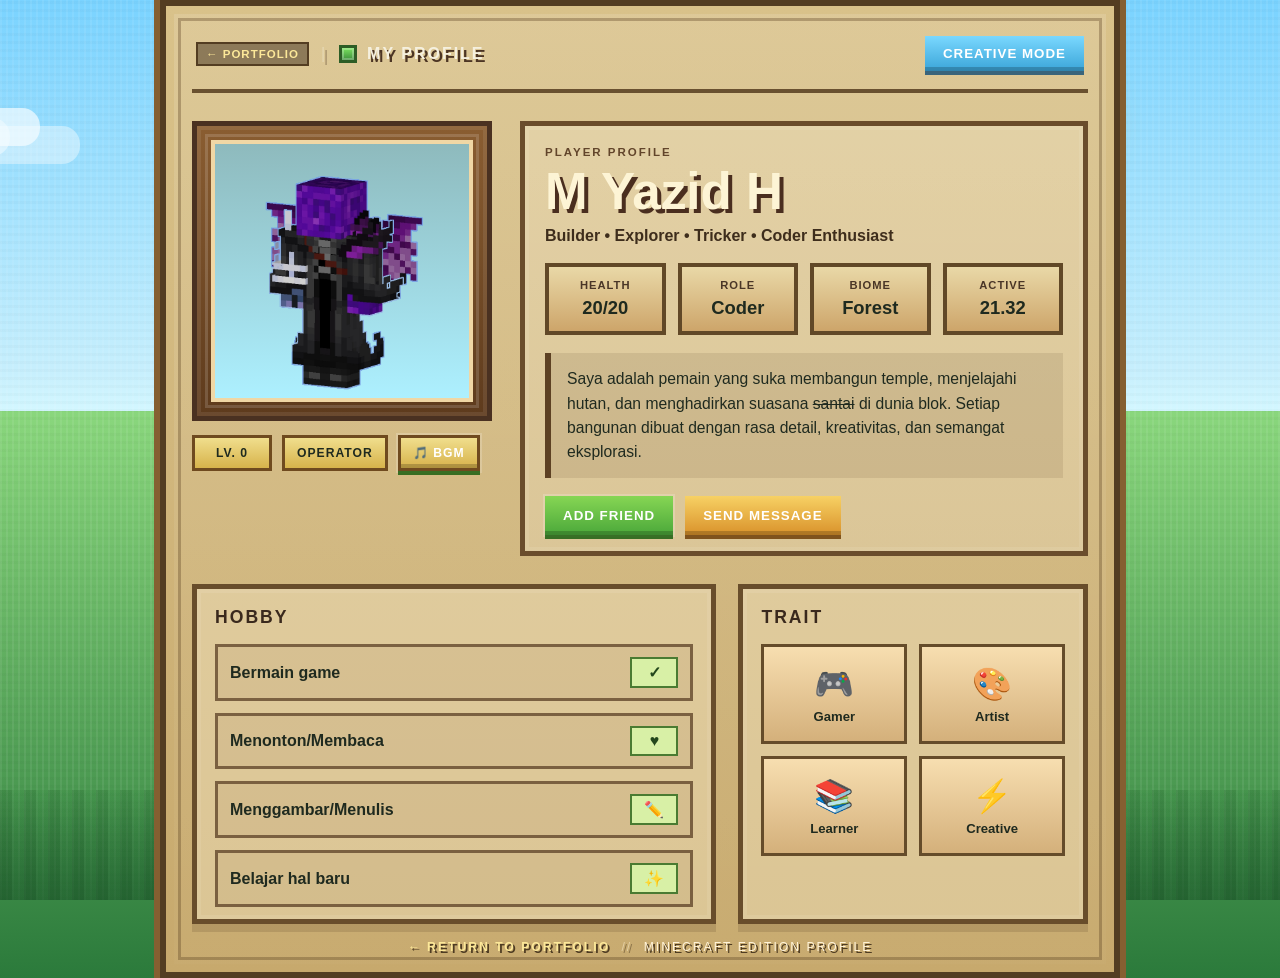
<file: project/Ujian B2/profil.html>
<!doctype html>
<html lang="id">
  <head>
    <meta charset="UTF-8" />
    <meta name="viewport" content="width=device-width, initial-scale=1.0" />
    <title>Profil Saya | Minecraft Edition - M Yazid H</title>
    <meta
      name="description"
      content="Profil Saya - Minecraft Edition game profile card for M Yazid H, builder and coder enthusiast."
    />
    <link rel="stylesheet" href="style.css" />
  </head>
  <body>
    <div class="minecraft-scene" aria-hidden="true">
      <div class="sun"></div>
      <div class="cloud cloud-1"></div>
      <div class="cloud cloud-2"></div>
      <img
        src="Media/asset/skeletonshoot.gif"
        alt="skeleton"
        class="skeleton-animation"
      />
    </div>

    <main class="profile-shell">
      <header class="topbar">
        <div class="brand">
          <a
            href="../../index.html"
            class="back-btn"
            title="Kembali ke Portofolio Utama"
          >
            ← PORTFOLIO
          </a>
          <span class="brand-sep">|</span>
          <span class="brand-mark"></span>
          <span>My Profile</span>
        </div>

        <button
          id="modeToggle"
          class="mode-toggle"
          type="button"
          aria-label="Toggle Game Mode"
        >
          Creative Mode
        </button>
      </header>

      <section class="hero">
        <div class="avatar-panel">
          <div class="avatar-frame">
            <img src="Media/Character.png" alt="Avatar karakter Minecraft" />
          </div>

          <div class="status-badges">
            <span>Lv. 0</span>
            <span>Operator</span>
            <button
              id="lulu"
              class="action-btn lulu-btn"
              type="button"
              title="Play / Pause BGM"
            >
              🎵 BGM
            </button>
          </div>
        </div>

        <div class="player-card">
          <p class="player-tag">Player Profile</p>
          <h1>M Yazid H</h1>
          <p class="subtitle">
            Builder • Explorer • Tricker • Coder Enthusiast
          </p>

          <div class="stats">
            <div class="stat-box">
              <strong>Health</strong>
              <span>20/20</span>
            </div>
            <div class="stat-box">
              <strong>Role</strong>
              <span>Coder</span>
            </div>
            <div class="stat-box">
              <strong>Biome</strong>
              <span>Forest</span>
            </div>
            <div class="stat-box">
              <strong>Active</strong>
              <span id="serverTime">--:--</span>
            </div>
          </div>

          <p class="bio">
            Saya adalah pemain yang suka membangun temple, menjelajahi hutan,
            dan menghadirkan suasana <del>santai</del> di dunia blok. Setiap
            bangunan dibuat dengan rasa detail, kreativitas, dan semangat
            eksplorasi.
          </p>

          <div class="action-row">
            <button id="addFriendBtn" class="action-btn" type="button">
              Add Friend
            </button>
            <button
              id="sendMessageBtn"
              class="action-btn secondary"
              type="button"
            >
              Send Message
            </button>
          </div>
        </div>
      </section>

      <div
        id="friendModal"
        class="friend-modal hidden"
        aria-hidden="true"
        role="dialog"
        aria-modal="true"
        aria-labelledby="modalTitle"
      >
        <div class="friend-modal__card">
          <button
            class="friend-modal__close"
            type="button"
            aria-label="Tutup modal"
          >
            ×
          </button>
          <h3 id="modalTitle">Friend Request</h3>
          <a
            href="https://launch.minecraft.net/profile/CYBERMYH"
            target="_blank"
            rel="noopener noreferrer"
            class="friend-modal__link"
            title="Buka profil Minecraft CYBERMYH"
          >
            <div class="friend-modal__frame">
              <img src="Media/xxz.jpeg" alt="Foto profil CyberMYH" />
            </div>
          </a>
          <p>CyberMYH.</p>
        </div>
      </div>

      <section class="inventory-grid">
        <div class="panel">
          <h2>Hobby</h2>
          <ul class="quest-list">
            <li><span>Bermain game</span><span>✓</span></li>
            <li><span>Menonton/Membaca</span><span>♥</span></li>
            <li><span>Menggambar/Menulis</span><span>✏️</span></li>
            <li><span>Belajar hal baru</span><span>✨</span></li>
          </ul>
        </div>

        <div class="panel">
          <h2>Trait</h2>
          <div class="achievement-list">
            <div class="achievement"><span class="emoji">🎮</span>Gamer</div>
            <div class="achievement"><span class="emoji">🎨</span>Artist</div>
            <div class="achievement"><span class="emoji">📚</span>Learner</div>
            <div class="achievement"><span class="emoji">⚡</span>Creative</div>
          </div>
        </div>
      </section>

      <div class="footer">
        <a href="../../index.html" class="footer-link">← Return to Portfolio</a>
        <span class="footer-sep">//</span>
        <span>Minecraft Edition Profile</span>
      </div>
    </main>

    <script src="script.js" defer></script>
  </body>
</html>
</file>
<file: project/Ujian B2/style.css>
:root {
  --grass-dark: #2b7a3b;
  --grass-mid: #4ca96f;
  --grass-light: #8ad77d;
  --stone-dark: #7a5a40;
  --stone-mid: #9f7a52;
  --stone-light: #d7c19c;
  --panel: #d9c28a;
  --panel-dark: #b8925a;
  --ink: #1f2a1f;
  --gold: #f3d56c;
  --sky-top: #7ad3ff;
  --sky-mid: #c7effd;
  --shadow: rgba(17, 17, 17, 0.25);
}

* {
  box-sizing: border-box;
}

html,
body {
  margin: 0;
  min-height: 100%;
  font-family: "Trebuchet MS", "Segoe UI", sans-serif;
}

body {
  min-height: 100vh;
  display: flex;
  align-items: center;
  justify-content: center;
  background: linear-gradient(
    to bottom,
    var(--sky-top) 0%,
    var(--sky-mid) 38%,
    #d3f7ff 42%,
    #8ad77d 42%,
    var(--grass-dark) 100%
  );
  overflow-x: hidden;
  color: var(--ink);
}

body::after {
  content: "";
  position: fixed;
  left: 0;
  right: 0;
  bottom: 0;
  height: 110px;
  background:
    repeating-linear-gradient(
      90deg,
      rgba(30, 90, 39, 0.22) 0,
      rgba(30, 90, 39, 0.22) 12px,
      rgba(52, 132, 62, 0.18) 12px,
      rgba(52, 132, 62, 0.18) 24px
    ),
    linear-gradient(180deg, rgba(17, 58, 30, 0) 0%, rgba(28, 83, 42, 0.65) 100%);
  pointer-events: none;
  z-index: 0;
}

body::before {
  content: "";
  position: fixed;
  inset: 0;
  background-image:
    repeating-linear-gradient(
      90deg,
      rgba(255, 255, 255, 0.07) 0,
      rgba(255, 255, 255, 0.07) 2px,
      transparent 2px,
      transparent 6px
    ),
    repeating-linear-gradient(
      0deg,
      rgba(12, 32, 19, 0.02) 0,
      rgba(12, 32, 19, 0.02) 3px,
      transparent 3px,
      transparent 8px
    );
  pointer-events: none;
}

.minecraft-scene {
  position: fixed;
  inset: 0;
  pointer-events: none;
  overflow: hidden;
}

.sun {
  position: absolute;
  right: 14%;
  top: 7%;
  width: 118px;
  height: 118px;
  border-radius: 50%;
  background: radial-gradient(
    circle at 35% 35%,
    #fffad5 0%,
    #fde478 35%,
    #f9c91c 70%,
    #e6a300 100%
  );
  box-shadow: 0 0 35px rgba(255, 214, 86, 0.8);
}

.cloud {
  position: absolute;
  background: rgba(255, 255, 255, 0.88);
  border-radius: 18px;
  box-shadow:
    20px 10px 0 rgba(255, 255, 255, 0.5),
    50px 0 0 rgba(255, 255, 255, 0.7),
    90px 18px 0 rgba(255, 255, 255, 0.45);
  opacity: 0.9;
  animation: drift 50s linear infinite;
}

.cloud::before,
.cloud::after {
  content: "";
  position: absolute;
  background: inherit;
  border-radius: inherit;
}

.cloud-1 {
  width: 140px;
  height: 38px;
  top: 12%;
  left: -150px;
}

.cloud-2 {
  width: 180px;
  height: 44px;
  top: 18%;
  left: 200px;
  animation-delay: -20s;
}

.skeleton-animation {
  position: absolute;
  width: 200px;
  height: auto;
  bottom: 15%;
  right: 8%;
  opacity: 0.75;
  z-index: 0;
  animation: floatingDrift 8s ease-in-out infinite;
}

@keyframes floatingDrift {
  0%,
  100% {
    transform: translateX(0);
  }
  50% {
    transform: translateX(20px);
  }
}

.profile-shell {
  position: relative;
  width: min(960px, 92vw);
  padding: 26px 26px 18px;
  background: linear-gradient(180deg, #d9c28a 0%, #c7a96d 100%);
  border: 6px solid #533d22;
  box-shadow:
    0 0 0 6px #855f31,
    0 18px 0 rgba(0, 0, 0, 0.18);
  z-index: 1;
}

.profile-shell::after {
  content: "";
  position: absolute;
  inset: 12px;
  border: 3px solid rgba(90, 64, 34, 0.35);
  pointer-events: none;
}

.profile-shell::before {
  content: "";
  position: absolute;
  inset: 8px;
  background: linear-gradient(
    180deg,
    rgba(255, 255, 255, 0.12) 0%,
    rgba(255, 255, 255, 0.02) 100%
  );
  pointer-events: none;
}

.profile-shell > * {
  position: relative;
  z-index: 1;
}

.topbar {
  display: flex;
  justify-content: space-between;
  align-items: center;
  padding: 4px 4px 18px;
  border-bottom: 4px solid rgba(77, 52, 23, 0.8);
}

.brand {
  display: inline-flex;
  align-items: center;
  gap: 10px;
  font-weight: 900;
  letter-spacing: 2px;
  text-transform: uppercase;
  color: #f5f0df;
  text-shadow: 3px 3px 0 #4c3524;
}

.back-btn {
  text-decoration: none;
  font-size: 0.72rem;
  letter-spacing: 1px;
  font-weight: 800;
  padding: 4px 8px;
  background: rgba(43, 27, 14, 0.45);
  border: 2px solid #533d22;
  color: #fce899;
  text-shadow: none;
  transition: background 0.15s ease, color 0.15s ease, transform 0.15s ease;
}

.back-btn:hover {
  background: #f7d164;
  color: #2b1b0e;
  transform: translateY(-1px);
}

.brand-sep {
  opacity: 0.4;
  font-weight: normal;
  margin: 0 2px;
}

.brand-mark {
  width: 18px;
  height: 18px;
  background: linear-gradient(180deg, #7be261 0%, #3d8f3b 100%);
  border: 3px solid #2d5d26;
  box-shadow: inset 0 0 0 2px rgba(255, 255, 255, 0.25);
}

.mode-toggle {
  border: none;
  background: linear-gradient(180deg, #7ad8ff 0%, #3ba5d8 100%);
  color: #fff;
  padding: 10px 18px;
  font-weight: 700;
  letter-spacing: 1px;
  text-transform: uppercase;
  box-shadow:
    inset 0 -4px 0 rgba(0, 0, 0, 0.2),
    0 4px 0 rgba(40, 90, 120, 0.9);
  cursor: pointer;
  transition: transform 0.12s ease;
}

.mode-toggle:active {
  transform: translateY(3px);
  box-shadow:
    inset 0 -2px 0 rgba(0, 0, 0, 0.2),
    0 1px 0 rgba(40, 90, 120, 0.9);
}

.hero {
  display: grid;
  grid-template-columns: minmax(220px, 300px) 1fr;
  gap: 28px;
  padding: 28px 0 18px;
}

.avatar-panel {
  display: flex;
  flex-direction: column;
  gap: 14px;
}

.avatar-frame {
  position: relative;
  padding: 14px;
  background: linear-gradient(180deg, #8a5d31 0%, #5e3b1d 100%);
  border: 5px solid #4a3121;
  box-shadow: inset 0 0 0 4px rgba(255, 255, 255, 0.08);
}

.avatar-frame::before {
  content: "";
  position: absolute;
  inset: 8px;
  border: 3px solid rgba(255, 255, 255, 0.15);
  pointer-events: none;
}

.avatar-frame img {
  display: block;
  width: 100%;
  height: 100%;
  max-height: 340px;
  aspect-ratio: 1;
  object-fit: contain;
  background: linear-gradient(180deg, #8ebabd 0%, #adf0ff 100%);
  border: 4px solid #f0d7a5;
  image-rendering: auto;
  padding: 6px;
}

.status-badges {
  display: flex;
  flex-wrap: wrap;
  gap: 10px;
}

.status-badges span,
.status-badges button {
  display: inline-flex;
  align-items: center;
  justify-content: center;
  min-width: 80px;
  padding: 8px 12px;
  background: linear-gradient(180deg, #f0de8d 0%, #d7b34b 100%);
  border: 3px solid #6f4a1f;
  font-size: 0.76rem;
  font-weight: 800;
  text-transform: uppercase;
  letter-spacing: 1px;
  cursor: pointer;
}

.status-badges button:hover {
  background: linear-gradient(180deg, #f5e5a5 0%, #e0c156 100%);
  box-shadow: 0 0 8px rgba(111, 74, 31, 0.3);
}

.status-badges button:active {
  transform: scale(0.98);
}

.player-card {
  background: rgba(255, 250, 235, 0.2);
  border: 5px solid #6a4d2c;
  padding: 20px 20px 16px;
  box-shadow: inset 0 0 0 4px rgba(255, 255, 255, 0.08);
}

.player-tag {
  margin: 0 0 8px;
  font-size: 0.72rem;
  font-weight: 800;
  letter-spacing: 2px;
  text-transform: uppercase;
  color: #62452b;
}

.player-card h1 {
  margin: 0;
  font-size: clamp(2.3rem, 4vw, 4rem);
  line-height: 1;
  color: #fdf4d5;
  text-shadow: 4px 4px 0 #4a2e1f;
}

.subtitle {
  margin: 10px 0 18px;
  font-size: 1rem;
  font-weight: 700;
  color: #3e2d1c;
}

.stats {
  display: grid;
  grid-template-columns: repeat(4, minmax(80px, 1fr));
  gap: 12px;
  margin-bottom: 18px;
}

.stat-box {
  padding: 12px 10px;
  text-align: center;
  background: linear-gradient(180deg, #e9d8a7 0%, #cda56a 100%);
  border: 4px solid #614827;
}

.stat-box strong {
  display: block;
  font-size: 0.7rem;
  text-transform: uppercase;
  letter-spacing: 1px;
  color: #4a3627;
}

.stat-box span {
  display: block;
  margin-top: 6px;
  font-size: 1.15rem;
  font-weight: 900;
}

.bio {
  margin: 0 0 18px;
  padding: 14px 16px;
  background: rgba(92, 71, 43, 0.13);
  border-left: 6px solid #5d4123;
  font-size: 0.98rem;
  line-height: 1.55;
}

.action-row {
  display: flex;
  flex-wrap: wrap;
  gap: 12px;
}

.action-btn {
  border: none;
  cursor: pointer;
  padding: 12px 18px;
  font-weight: 800;
  text-transform: uppercase;
  letter-spacing: 1px;
  color: #fff;
  background: linear-gradient(180deg, #86d654 0%, #4ba83a 100%);
  box-shadow:
    inset 0 -4px 0 rgba(0, 0, 0, 0.2),
    0 4px 0 rgba(38, 101, 24, 0.9),
    0 0 0 2px rgba(255, 255, 255, 0.18);
  transition:
    transform 0.12s ease,
    filter 0.12s ease;
}

.action-btn:hover {
  filter: brightness(1.08);
  transform: translateY(-1px);
}

.action-btn:active {
  transform: translateY(3px);
}

.action-btn.secondary {
  background: linear-gradient(180deg, #f7d164 0%, #d9922b 100%);
  box-shadow:
    inset 0 -4px 0 rgba(0, 0, 0, 0.2),
    0 4px 0 rgba(118, 72, 16, 0.9);
}

.friend-modal {
  position: fixed;
  inset: 0;
  display: flex;
  align-items: center;
  justify-content: center;
  background: rgba(15, 22, 27, 0.55);
  z-index: 20;
  padding: 20px;
}

.friend-modal.hidden {
  display: none;
}

.friend-modal__card {
  position: relative;
  width: min(540px, 92vw);
  background: linear-gradient(180deg, #f2d79c 0%, #d9b16d 100%);
  border: 5px solid #4b2f1c;
  box-shadow:
    0 0 0 6px #8d6737,
    0 18px 30px rgba(0, 0, 0, 0.25);
  padding: 22px 18px 18px;
  text-align: center;
}

.friend-modal__close {
  position: absolute;
  top: 10px;
  right: 12px;
  border: none;
  background: #fff7d1;
  width: 34px;
  height: 34px;
  font-size: 2rem;
  line-height: 1;
  cursor: pointer;
  color: #4b2f1c;
}

.friend-modal__card h3 {
  margin: 0 0 12px;
  text-transform: uppercase;
  letter-spacing: 2px;
  color: #402613;
}

.friend-modal__link {
  display: block;
  text-decoration: none;
  transition: transform 0.12s ease;
}

.friend-modal__link:hover {
  transform: translateY(-2px) scale(1.02);
}

.friend-modal__frame {
  position: relative;
  width: min(420px, 78vw);
  aspect-ratio: 4 / 5;
  margin: 0 auto 12px;
  padding: 12px;
  background: linear-gradient(180deg, #f5e4ad 0%, #d0a35d 100%);
  border: 5px solid #402613;
  box-shadow:
    0 0 0 4px #8d6737,
    0 0 0 9px #f3d790;
}

.friend-modal__frame::before {
  content: "";
  position: absolute;
  inset: 6px;
  border: 3px solid rgba(64, 38, 19, 0.75);
  pointer-events: none;
}

.friend-modal__card img {
  position: relative;
  display: block;
  width: 100%;
  height: 100%;
  aspect-ratio: 4 / 5;
  object-fit: cover;
  border: 4px solid #f5edd7;
  background: #f7f0d2;
  padding: 8px;
  z-index: 1;
}

.friend-modal__card p {
  margin: 0;
  font-weight: 700;
  color: #2d1d12;
}

.inventory-grid {
  display: grid;
  grid-template-columns: 1.2fr 0.8fr;
  gap: 22px;
  padding-top: 10px;
}

.panel {
  background: rgba(239, 224, 187, 0.48);
  border: 5px solid #684d2b;
  padding: 18px 18px 12px;
  box-shadow:
    inset 0 0 0 4px rgba(255, 255, 255, 0.08),
    0 8px 0 rgba(85, 64, 35, 0.18);
}

.panel h2 {
  margin: 0 0 16px;
  font-size: 1.1rem;
  letter-spacing: 2px;
  text-transform: uppercase;
  color: #3a291d;
}

.quest-list {
  list-style: none;
  margin: 0;
  padding: 0;
  display: grid;
  gap: 12px;
}

.quest-list li {
  display: flex;
  justify-content: space-between;
  align-items: center;
  padding: 10px 12px;
  background: rgba(112, 83, 48, 0.08);
  border: 3px solid rgba(84, 58, 32, 0.7);
  font-weight: 700;
}

.quest-list span:last-child {
  min-width: 48px;
  text-align: center;
  padding: 4px 8px;
  background: #d8f0a6;
  border: 2px solid #4a7b32;
  color: #23471c;
}

.achievement-list {
  display: grid;
  grid-template-columns: repeat(2, minmax(100px, 1fr));
  gap: 12px;
}

.achievement {
  display: flex;
  flex-direction: column;
  gap: 6px;
  align-items: center;
  justify-content: center;
  min-height: 100px;
  padding: 12px 8px;
  background: linear-gradient(180deg, #f7deb0 0%, #d4b07b 100%);
  border: 3px solid #654c2a;
  text-align: center;
  font-size: 0.82rem;
  font-weight: 800;
}

.achievement .emoji {
  font-size: 2rem;
}

.footer {
  padding-top: 16px;
  text-align: center;
  color: #fff3d8;
  font-size: 0.76rem;
  letter-spacing: 2px;
  text-transform: uppercase;
  text-shadow: 2px 2px 0 rgba(46, 31, 15, 0.8);
}

.footer-link {
  color: #fce899;
  text-decoration: none;
  font-weight: 800;
  transition: color 0.15s ease;
}

.footer-link:hover {
  color: #ffffff;
  text-decoration: underline;
}

.footer-sep {
  margin: 0 6px;
  opacity: 0.5;
}

body.creative-mode {
  background: linear-gradient(
    to bottom,
    #131d33 0%,
    #253f66 32%,
    #3f6b8a 40%,
    #2b5735 40%,
    #1b3b1c 100%
  );
}

body.creative-mode .sun {
  background: radial-gradient(
    circle at 35% 35%,
    #ffffff 0%,
    #e2e8f0 35%,
    #cbd5e1 70%,
    #94a3b8 100%
  );
  box-shadow: 0 0 40px rgba(226, 232, 240, 0.75);
}

body.creative-mode .profile-shell {
  background: linear-gradient(180deg, #d1d9f0 0%, #8fa8d7 100%);
}

body.creative-mode .action-btn {
  background: linear-gradient(180deg, #6ac7ff 0%, #2d7ae4 100%);
  box-shadow:
    inset 0 -4px 0 rgba(0, 0, 0, 0.2),
    0 4px 0 rgba(18, 61, 110, 0.9);
}

.pixel-particle {
  position: fixed;
  z-index: 0;
  pointer-events: none;
  display: block;
  background: linear-gradient(180deg, #f7d35a 0%, #db9b15 100%);
  border: 2px solid rgba(92, 65, 20, 0.7);
  box-shadow: 0 0 0 2px rgba(255, 255, 255, 0.15);
  animation: floatUp 1.6s ease-out forwards;
}

@keyframes drift {
  0% {
    transform: translateX(-300px);
  }
  100% {
    transform: translateX(calc(100vw + 300px));
  }
}

@keyframes floatUp {
  0% {
    transform: translate3d(0, 0, 0) scale(0.7);
    opacity: 1;
  }
  100% {
    transform: translate3d(-40px, -130px, 0) scale(1.3);
    opacity: 0;
  }
}

@media (max-width: 720px) {
  .hero,
  .inventory-grid {
    grid-template-columns: 1fr;
  }

  .topbar {
    flex-direction: column;
    gap: 12px;
  }

  .stats {
    grid-template-columns: repeat(2, minmax(80px, 1fr));
  }

  .action-row {
    flex-direction: column;
  }

  .action-btn {
    width: 100%;
  }
}
</file>
